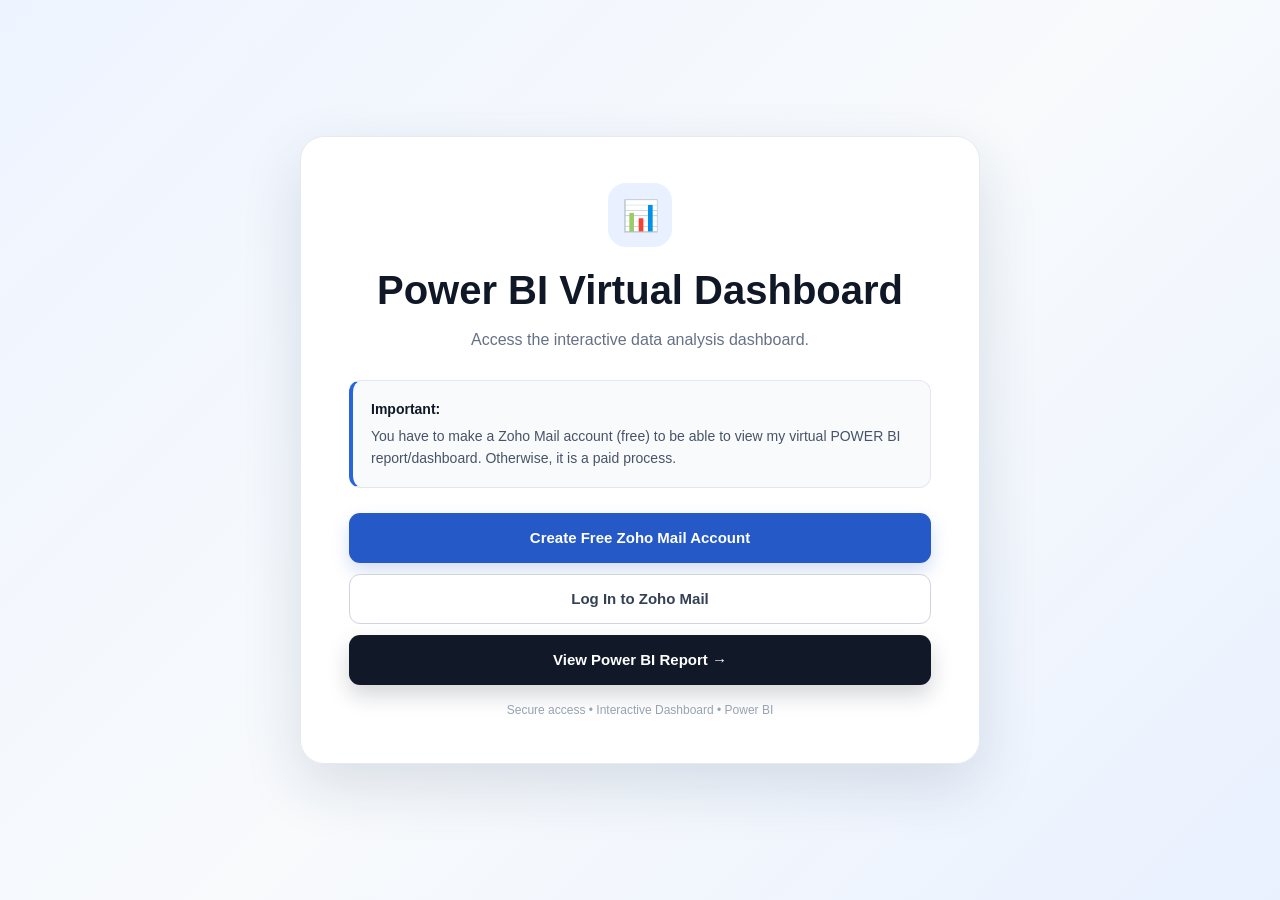
<file: DEPLOY( HTML, CSS, JS )/index.html>
<!DOCTYPE html>
<html lang="en">
<head>
    <meta charset="UTF-8">
    <meta name="viewport" content="width=device-width, initial-scale=1.0">
    <title>Power BI Virtual Dashboard</title>
    <link rel="stylesheet" href="style.css">
</head>

<body>
   

    <div class="page-container">

        <div class="login-card">

            <div class="logo">
                📊
            </div>

            <h1>Power BI Virtual Dashboard</h1>

            <p class="subtitle">
                Access the interactive data analysis dashboard.
            </p>

            <div class="info-box">
                <strong>Important:</strong>
                <p>
                    You have to make a Zoho Mail account (free) to be able
                    to view my virtual POWER BI report/dashboard.
                    Otherwise, it is a paid process.
                </p>
            </div>

            <div class="button-group">

                <button class="btn primary" onclick="createZohoAccount()">
                    Create Free Zoho Mail Account
                </button>

                <button class="btn secondary" onclick="signInZoho()">
                    Log In to Zoho Mail
                </button>

                <button class="btn report-btn" onclick="showReport()">
                    View Power BI Report →
                </button>

            </div>

            <p class="footer-text">
                Secure access • Interactive Dashboard • Power BI
            </p>

        </div>

    </div>

    <script src="script.js"></script>

</body>
</html>
</file>
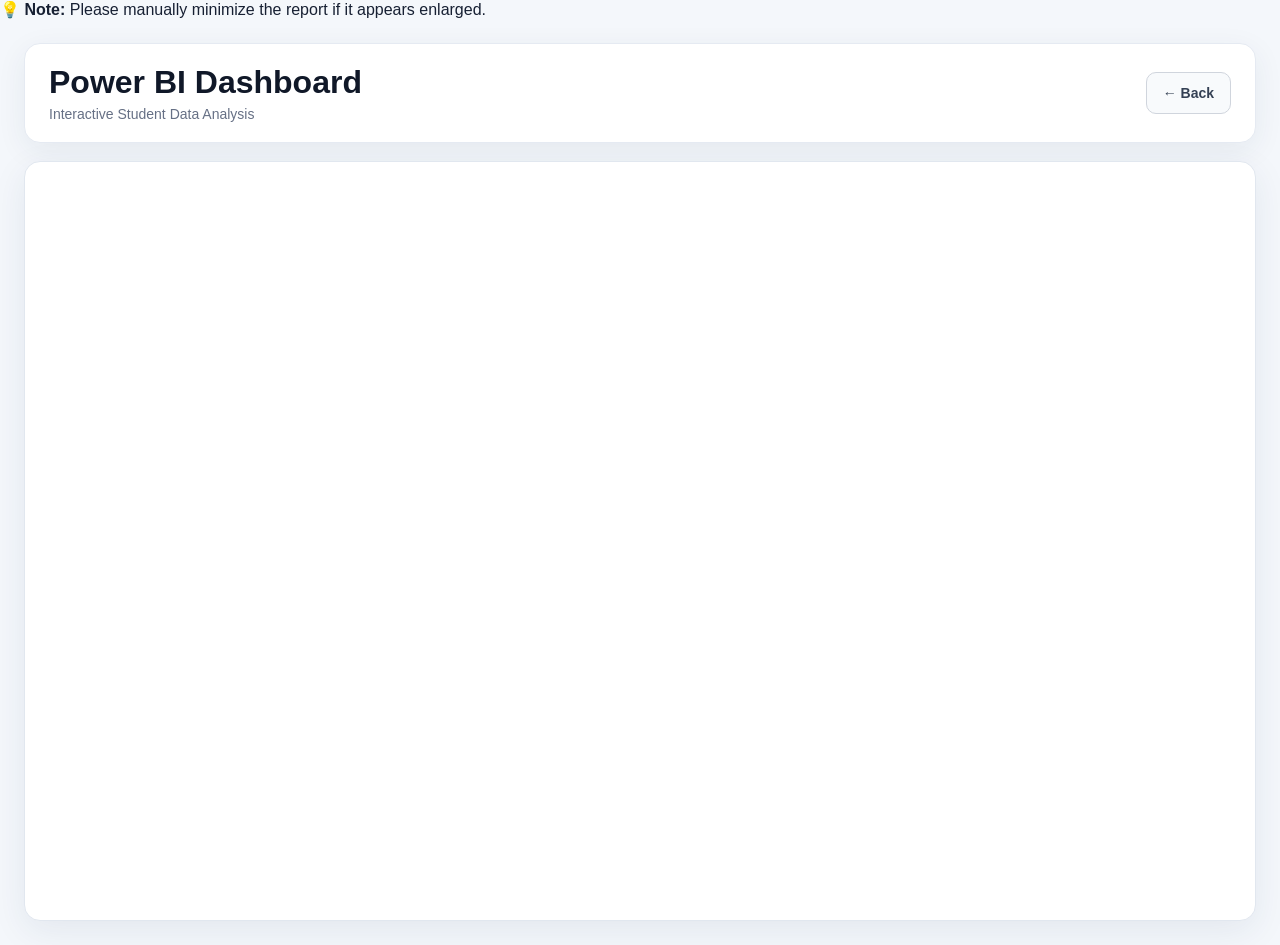
<file: DEPLOY( HTML, CSS, JS )/report.html>
<!DOCTYPE html>
<html lang="en">

<head>
    <meta charset="UTF-8">
    <meta name="viewport" content="width=device-width, initial-scale=1.0">

    <title>Power BI Dashboard</title>

    <link rel="stylesheet" href="style.css">
</head>

<body>
    <div class="report-note">
    💡 <strong>Note:</strong> Please manually minimize the report if it appears enlarged.
    </div>

    <div class="report-container">

        <div class="report-header">

            <div>
                <h1>Power BI Dashboard</h1>
                <p>Interactive Student Data Analysis</p>
            </div>

            <button class="back-btn" onclick="goBack()">
                ← Back
            </button>

        </div>

        <div class="powerbi-container">

            <iframe
                title="Power BI Report"
                width="100%"
                height="100%"
                src="https://app.powerbi.com/reportEmbed?reportId=499c6632-ffc7-4a6d-9491-3e7391b41085&autoAuth=true&ctid=56c1d497-700b-49cf-8f8d-3dd6b20d522f"
                frameborder="0"
                allowFullScreen="true">
            </iframe>

        </div>

    </div>

    <script src="script.js"></script>

</body>

</html>
</file>
<file: DEPLOY( HTML, CSS, JS )/style.css>
* {
    margin: 0;
    padding: 0;
    box-sizing: border-box;
}

:root {
    font-family: Inter, Segoe UI, Arial, sans-serif;
    color: #172033;
    background: #f4f7fb;
}

body {
    min-height: 100vh;
}

/* LOGIN PAGE */

.page-container {
    min-height: 100vh;
    display: flex;
    align-items: center;
    justify-content: center;
    padding: 32px 18px;
    background: linear-gradient(
        135deg,
        #eef4ff 0%,
        #f8fafc 52%,
        #e9f1ff 100%
    );
}

.login-card {
    width: min(100%, 680px);
    padding: 46px 48px;
    text-align: center;
    background: rgba(255, 255, 255, 0.97);
    border: 1px solid #e5eaf2;
    border-radius: 24px;
    box-shadow: 0 22px 60px rgba(31, 55, 90, 0.14);
}

.logo {
    width: 64px;
    height: 64px;
    margin: 0 auto 20px;
    display: flex;
    align-items: center;
    justify-content: center;
    border-radius: 18px;
    background: #e9f0ff;
    font-size: 30px;
}

.login-card h1 {
    margin-bottom: 14px;
    color: #101828;
    font-size: clamp(28px, 5vw, 40px);
    line-height: 1.15;
}

.subtitle {
    max-width: 530px;
    margin: 0 auto 26px;
    color: #667085;
    font-size: 16px;
    line-height: 1.65;
}

/* ZOHO NOTICE */

.info-box {
    margin-bottom: 25px;
    padding: 17px 18px;
    text-align: left;
    color: #475467;
    background: #f8fafc;
    border: 1px solid #e4e7ec;
    border-left: 4px solid #2864dc;
    border-radius: 12px;
    font-size: 14px;
    line-height: 1.6;
}

.info-box strong {
    display: block;
    margin-bottom: 5px;
    color: #101828;
}

.info-box p {
    margin: 0;
}

/* BUTTONS */

.button-group {
    display: grid;
    gap: 11px;
}

.btn {
    width: 100%;
    min-height: 50px;
    padding: 13px 18px;
    border: 0;
    border-radius: 11px;
    font: inherit;
    font-size: 15px;
    font-weight: 700;
    cursor: pointer;
    transition:
        transform 0.2s ease,
        box-shadow 0.2s ease,
        background 0.2s ease;
}

.btn:hover {
    transform: translateY(-2px);
}

.btn:active {
    transform: translateY(0);
}

.primary {
    color: white;
    background: #2459c7;
    box-shadow: 0 8px 18px rgba(36, 89, 199, 0.2);
}

.primary:hover {
    background: #1d4da9;
}

.secondary {
    color: #344054;
    background: white;
    border: 1px solid #d0d5dd;
}

.secondary:hover {
    background: #f8fafc;
}

.report-btn {
    color: white;
    background: #111827;
    box-shadow: 0 10px 22px rgba(17, 24, 39, 0.18);
}

.report-btn:hover {
    background: #1f2937;
}

.footer-text {
    margin-top: 18px;
    color: #98a2b3;
    font-size: 12px;
}

/* REPORT PAGE */

.report-container {
    min-height: 100vh;
    padding: 24px;
    background: #f4f7fb;
}

.report-header {
    width: min(1500px, 100%);
    margin: 0 auto 18px;
    padding: 20px 24px;
    display: flex;
    align-items: center;
    justify-content: space-between;
    gap: 20px;
    background: white;
    border: 1px solid #e5eaf2;
    border-radius: 16px;
    box-shadow: 0 8px 30px rgba(31, 55, 90, 0.07);
}

.report-header h1 {
    margin-bottom: 5px;
    color: #101828;
    font-size: clamp(24px, 3vw, 32px);
}

.report-header p {
    color: #667085;
    font-size: 14px;
}

.back-btn {
    display: inline-flex;
    align-items: center;
    justify-content: center;
    min-height: 42px;
    padding: 0 16px;
    color: #344054;
    background: #f8fafc;
    border: 1px solid #d0d5dd;
    border-radius: 10px;
    font: inherit;
    font-size: 14px;
    font-weight: 700;
    cursor: pointer;
    transition: background 0.2s ease, transform 0.2s ease;
}

.back-btn:hover {
    background: #eef2f7;
    transform: translateY(-1px);
}

.powerbi-container {
    width: min(1500px, 100%);
    height: calc(100vh - 140px);
    min-height: 650px;
    margin: 0 auto;
    overflow: hidden;
    background: white;
    border: 1px solid #e1e7ef;
    border-radius: 16px;
    box-shadow: 0 10px 35px rgba(31, 55, 90, 0.08);
}

.powerbi-container iframe {
    display: block;
    width: 100%;
    height: 100%;
    border: 0;
}

/* MOBILE */

@media (max-width: 640px) {

    .page-container {
        padding: 20px 14px;
    }

    .login-card {
        padding: 34px 22px;
        border-radius: 18px;
    }

    .login-card h1 {
        font-size: 28px;
    }

    .subtitle {
        font-size: 14px;
    }

    .info-box {
        font-size: 13px;
    }

    .report-container {
        padding: 12px;
    }

    .report-header {
        padding: 16px;
        align-items: flex-start;
    }

    .report-header h1 {
        font-size: 23px;
    }

    .report-header p {
        font-size: 12px;
    }

    .back-btn {
        flex-shrink: 0;
        padding: 0 12px;
    }

    .powerbi-container {
        height: calc(100vh - 145px);
        min-height: 600px;
        border-radius: 12px;
    }
}
</file>
